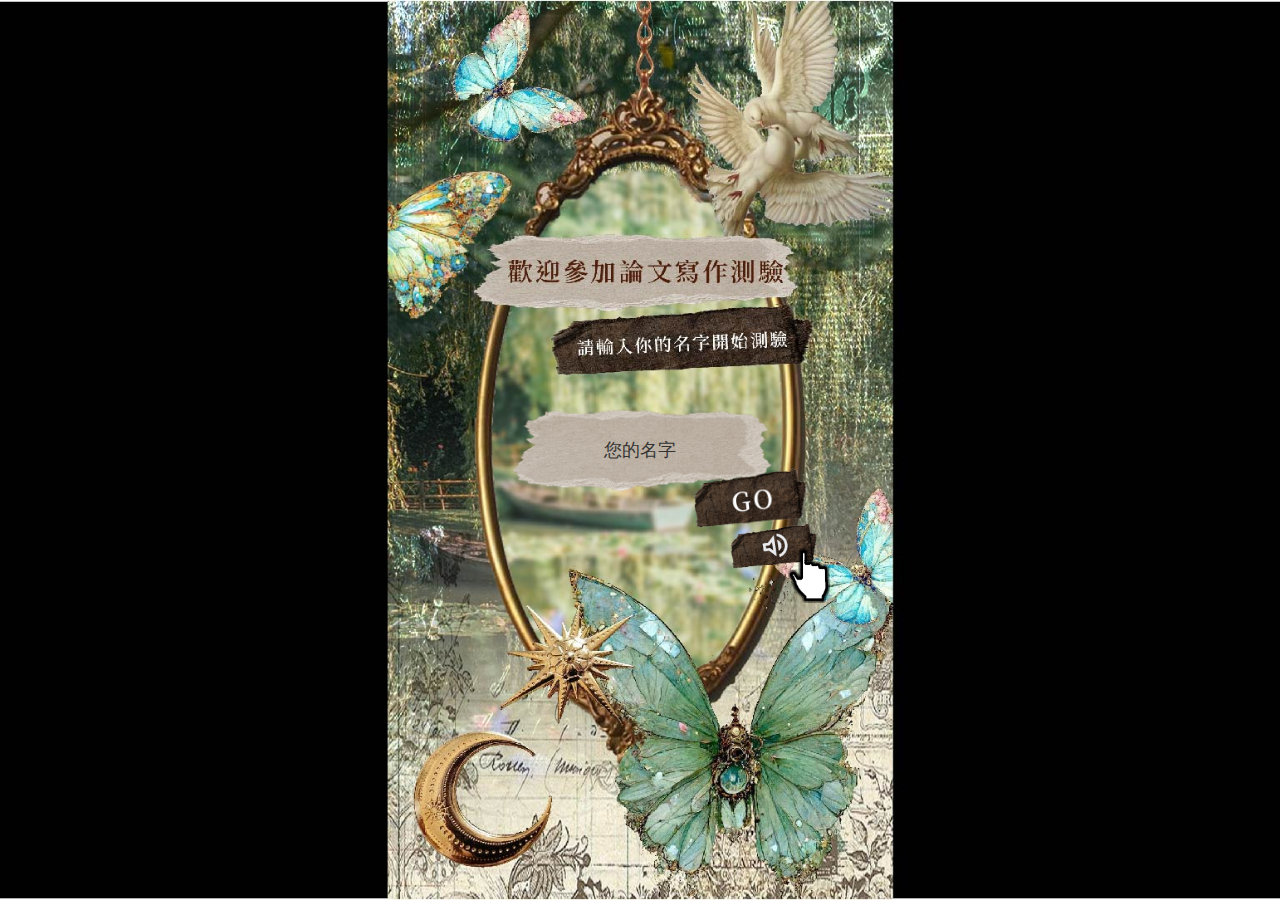
<file: index.html>
<!DOCTYPE html>
<html>
<head>
   <meta charset="UTF-8">
   <meta name="viewport" content="width=device-width, initial-scale=1.0, maximum-scale=1.0, user-scalable=no">
   <title>論文寫作測驗</title>
   <script src="preload-manager.js"></script>
   <style>
       body {
           margin: 0;
           padding: 0;
           height: 100vh;
           display: flex;
           justify-content: center;
           align-items: center;
           background: url('images/開頭_bg.jpg') no-repeat center center;
           background-size: cover;
           font-family: Arial, sans-serif;
       }

       .container {
           position: relative;
           width: 100%;
           height: 100%;
           display: flex;
           flex-direction: column;
           justify-content: center;
           align-items: center;
       }

       .name-input-wrapper {
           position: relative;
           margin: 20px 0;
       }

       .name-input-bg {
           width: 300px;
           height: auto;
       }

       .name-input {
           position: absolute;
           top: 50%;
           left: 50%;
           transform: translate(-50%, -50%);
           width: 80%;
           padding: 10px;
           background: transparent;
           border: none;
           font-size: 18px;
           text-align: center;
           color: #333;
       }

       .name-input::placeholder {
           color: #333;
           opacity: 1;
       }

       .name-input:focus {
           outline: none;
       }

       .start-btn {
           position: absolute;
           right: -60px;
           bottom: -20px;
           background: url('images/go按鈕_name.png') no-repeat center center;
           background-size: contain;
           width: 200px;
           height: 60px;
           border: none;
           cursor: pointer;
           transition: transform 0.2s;
       }

       .start-btn:hover {
           transform: scale(1.05);
       }

       #music-control {
           position: absolute;
           right: -40px;
           bottom: -95px;
           width: 100px;
           height: 80px;
           border: none;
           cursor: pointer;
           background: url('images/聲音icon.png') no-repeat center center;
           background-size: contain;
       }

       .fade-overlay {
           position: fixed;
           top: 0;
           left: 0;
           width: 100%;
           height: 100%;
           background-color: black;
           opacity: 0;
           visibility: hidden;
           transition: opacity 1s ease;
           z-index: 1000;
       }

       .fade-overlay.active {
           opacity: 1;
           visibility: visible;
       }

       /* 行動裝置優化 */
       @media screen and (max-width: 768px) {
           .name-input-bg {
               width: 80vw;
               max-width: 340px;
           }

           .name-input {
               font-size: 16px;
           }

           .start-btn {
               left: 50%;
               right: auto;
               width: 56vw;
               max-width: 220px;
               height: 56px;
           }


           #music-control {
               left: 80%;
               right: auto;
               bottom: -60%;
               width: 64px;
               height: 64px;
           }
       }

              /* 行動裝置優化 */
              @media screen and (max-width: 360px) {
           .name-input-bg {
               width: 80vw;
               max-width: 340px;
           }

           .name-input {
               font-size: 16px;
           }

           .start-btn {
               left: 50%;
               right: auto;
               width: 56vw;
               height: 45px;
           }


           #music-control {
               left: 80%;
               right: auto;
               bottom: -80%;
               width: 64px;
               height: 64px;
           }
       }
   </style>
</head>
<body>
    <div class="fade-overlay"></div>
    
    <div class="container">
        <div class="name-input-wrapper">
            <img src="images/輸入名字.png" class="name-input-bg" alt="輸入框背景">
            <input type="text" id="userName" class="name-input" placeholder="您的名字">
            <button onclick="startTest()" class="start-btn"></button>
            <button id="music-control"></button>
        </div>
    </div>

    <audio id="background-music" loop>
        <source src="music/music.mp3" type="audio/mp3">
    </audio>

    <script>
        // 只保留測驗相關的邏輯
        function startTest() {
            localStorage.clear();  // 清空所有 localStorage
            const userName = document.getElementById('userName').value;
            if(userName.trim() === '') {
                alert('請輸入您的名字');
                return;
            }

            
            // 初始化測驗數據
            localStorage.setItem('userName', userName);
            localStorage.setItem('testScore', '0');
            
            // 執行淡出動畫
            document.querySelector('.fade-overlay').classList.add('active');
            
            // 切換頁面
            setTimeout(() => {
                window.location.href = 'page_00.html';
            }, 2000);
        }
    </script>
    
    <!-- 引入音樂控制器 -->
    <script src="music-controller.js"></script>
</html>
</file>
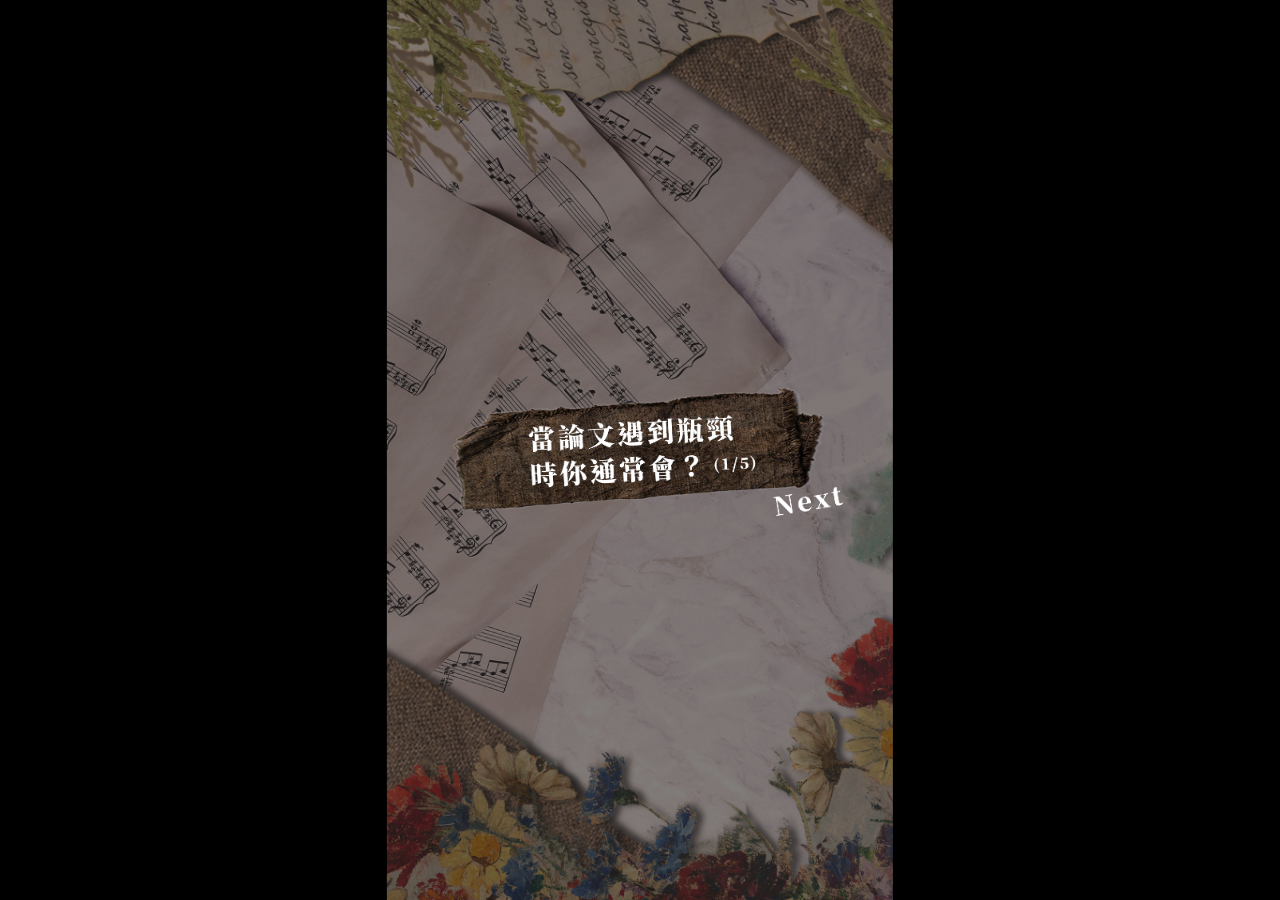
<file: page_00.html>
<!DOCTYPE html>
<html lang="zh-TW">
<head>
    <meta charset="UTF-8">
    <meta name="viewport" content="width=device-width, initial-scale=1.0">
    <link rel="stylesheet" href="https://fonts.googleapis.com/css2?family=Noto+Serif+TC:wght@900&display=swap">
    <title>論文寫作測驗</title>
    <script src="preload-manager.js"></script>
    <style>
        * {
            margin: 0;
            padding: 0;
            box-sizing: border-box;
        }

        html, body {
            height: 100%;
            width: 100%;
            overflow: hidden;
        }

        body {
            margin: 0;
            font-family: 'Noto Serif TC', Arial, sans-serif;
            display: flex;
            flex-direction: column;
            align-items: center;
            justify-content: center;
            background-color: #000000;
            min-height: 100vh;
        }

        .main-container {
            width: 100%;
            height: 100vh;
            position: relative;
            overflow: hidden;
            opacity: 0;
            transition: opacity 1s ease;
            display: flex;
            align-items: center;
            justify-content: center;
        }

        .main-container.fade-in {
            opacity: 1;
        }

        .background-container {
            height: 100vh;
            display: flex;
            align-items: center;
            justify-content: center;
        }

        .background-image {
            height: 100vh;
            width: auto;
            object-fit: contain;
            position: absolute;
            top: 50%;
            left: 50%;
            transform: translate(-50%, -50%);
        }

        .overlay {
            position: absolute;
            top: 0;
            left: 0;
            right: 0;
            bottom: 0;
            background-color: rgba(0, 0, 0, 0.5);
            z-index: 1;
        }

        .fade-overlay {
            position: fixed;
            top: 0;
            left: 0;
            width: 100%;
            height: 100%;
            background-color: black;
            opacity: 0;
            visibility: hidden;
            transition: opacity 1s ease;
            z-index: 1000;
            pointer-events: none;
        }

        .fade-overlay.active {
            opacity: 1;
            visibility: visible;
        }

        .content-container {
            width: 40%;
            position: relative;
            z-index: 2;
        }

        .question-wrapper {
            width: 100%;
            position: relative;
            opacity: 1;
            transition: opacity 1s ease;
        }

        .question-wrapper.fade-out {
            opacity: 0;
        }

        .question-image-container {
            width: 100%;
            display: flex;
            justify-content: center;
            align-items: center;
            position: relative;  /* 新增 */
        }

        .question-image-container img {
    width: 100%;          /* 圖片填滿容器 */
    height: auto;
    display: block;
}

        

        .question-wrapper img {
            width: 100%;
            height: auto;
            display: block;
        }

        .next-button {
            position: absolute;
    width: 50%;         /* 改為百分比 */
    right: -20%;        /* 調整右側位置 */
    bottom: -20%;       /* 調整底部位置 */
    background: none;
    border: none;
    cursor: pointer;
    padding: 0;
    z-index: 3;
    transition: opacity 1s ease;
        }

        .next-button img {
            width: 100%;
            height: auto;
            display: block;
        }

        .answers-container {
            width: 100%;
            display: none;
            flex-direction: column;
            align-items: center;
            gap: 20px;
            opacity: 0;
            visibility: hidden;
            transition: opacity 1s ease, visibility 1s ease;
        }

        .answers-container.fade-in {
            display: flex;        /* 顯示時改為 flex */
            opacity: 1;
            visibility: visible;
        }

        .answer-option {
            width: 100%;
            min-width: 150px;
            cursor: pointer;
            transition: transform 0.3s ease, opacity 1s ease;
        }

        .answer-option.fade-out {
            opacity: 0;
            pointer-events: none;
        }

        .answer-option:hover {
            transform: scale(1.05);
        }

        .answer-option img {
            width: 100%;
            height: auto;
            display: block;
            margin: 0 auto;
        }

        /* 響應式：平板與手機 */
        @media screen and (max-width: 768px) {
            .content-container {
                width: 65%;
            }
            .next-button {
                left: 66%;
                right: auto;
                width: clamp(180px, 52%, 220px);
                bottom: -24%;
            }
            .answer-option {
                max-width: 420px;
            }
            /* 穩定手機瀏覽器高度，減少跳動 */
            .background-container { height: 100dvh; }
            .background-image { height: 100dvh; }
        }

                /* 響應式：平板與手機 */
                @media screen and (max-width: 500px) {
            .content-container {
                width: 90%;
            }
            .next-button {
                left: 60%;
                right: auto;

                width: clamp(180px, 52%, 220px);
                bottom: -20%;
            }
            .answer-option {
                max-width: 420px;
            }

        }


        /* 響應式：小手機 */
        @media screen and (max-width: 390px) {
            .content-container {
                width: 90%;
            }
            .next-button {
                left: 60%;
                right: auto;
                width: clamp(160px, 56%, 200px);
                bottom: -20%;
            }
            .answer-option {
                max-width: 340px;
            }

        }
    </style>
</head>
<body>
        <audio id="background-music" loop>
            <source src="music/01.mp3" type="audio/mp3">
        </audio>
        <button id="music-control" style="display: none;"></button>
        
        <div class="fade-overlay"></div>

    <div class="main-container">
        <div class="background-container">
            <img src="images/鏡子-底圖.jpg" alt="背景" class="background-image">
            <div class="overlay"></div>
            <div class="content-container">
                <div class="question-wrapper">
                    <div class="question-image-container">
                        <img src="images/問題1.png" alt="問題1" class="question-image">
                    </div>
                    <button class="next-button" onclick="showAnswers()">
                        <img src="images/next.png" alt="下一步">
                    </button>
                </div>
                <div class="answers-container">
                    <div class="answer-option" onclick="selectAnswer('optimistic', this)">
                        <img src="images/回答1.png" alt="回答1">
                    </div>
                    <div class="answer-option" onclick="selectAnswer('zen', this)">
                        <img src="images/回答2.png" alt="回答2">
                    </div>
                    <div class="answer-option" onclick="selectAnswer('pessimistic', this)">
                        <img src="images/回答3.png" alt="回答3">
                    </div>
                </div>
            </div>
        </div>
    </div>

    <script>
    // 頁面載入時的初始化
document.addEventListener('DOMContentLoaded', function() {
    // 測驗相關初始化
    localStorage.setItem('testScore', '0');
    // localStorage.removeItem('answerType');
    
    // 頁面淡入效果
    setTimeout(() => {
        const mainContainer = document.querySelector('.main-container');
        mainContainer.classList.add('fade-in');
    }, 100);

    // 音樂相關初始化
    const audio = document.getElementById("background-music");
    const musicControlButton = document.getElementById('music-control');
    let isPlaying = false;

    // 檢查前一頁的音樂狀態
    const musicTime = localStorage.getItem('musicTime');
    const musicIsPlaying = localStorage.getItem('musicIsPlaying') === 'true';
    
    if (musicTime) {
        audio.currentTime = parseFloat(musicTime);
    }
    
    if (musicIsPlaying) {
        audio.play().then(() => {
            isPlaying = true;
        }).catch(error => {
            console.error("音樂播放失敗:", error);
        });
    }

    // 定期保存音樂時間
    setInterval(() => {
        if (!audio.paused) {
            localStorage.setItem('musicTime', audio.currentTime);
        }
    }, 1000);

    // 頁面離開前保存音樂狀態
    window.addEventListener('beforeunload', () => {
        localStorage.setItem('musicTime', audio.currentTime);
        localStorage.setItem('musicIsPlaying', !audio.paused);
    });
});

// 顯示答案選項的功能
function showAnswers() {
    const questionWrapper = document.querySelector('.question-wrapper');
    const answersContainer = document.querySelector('.answers-container');

    questionWrapper.classList.add('fade-out');

    setTimeout(() => {
        questionWrapper.style.display = 'none';
        answersContainer.style.display = 'flex';
        
        setTimeout(() => {
            answersContainer.classList.add('fade-in');
        }, 50);
    }, 1000);
}

// 選擇答案的功能
function selectAnswer(type, element) {
    // 計算分數
    let score;
    switch(type) {
        case 'optimistic':
            score = 3;
            break;
        case 'zen':
            score = 2;
            break;
        case 'pessimistic':
            score = 1;
            break;
    }
    
    // 儲存答案和分數
    localStorage.setItem('testScore', score);
    // localStorage.setItem('answerType', type);

    // 淡出動畫效果
    const allOptions = document.querySelectorAll('.answer-option');
    const fadeOverlay = document.querySelector('.fade-overlay');

    allOptions.forEach(option => {
        if (option !== element) {
            option.classList.add('fade-out');
        }
    });

    // 延遲切換頁面
    setTimeout(() => {
        element.classList.add('fade-out');
        fadeOverlay.classList.add('active');
        
        setTimeout(() => {
            window.location.href = 'page_01.html';
        }, 2000);
    }, 500);
}
    </script>
</body>
</html>
</file>
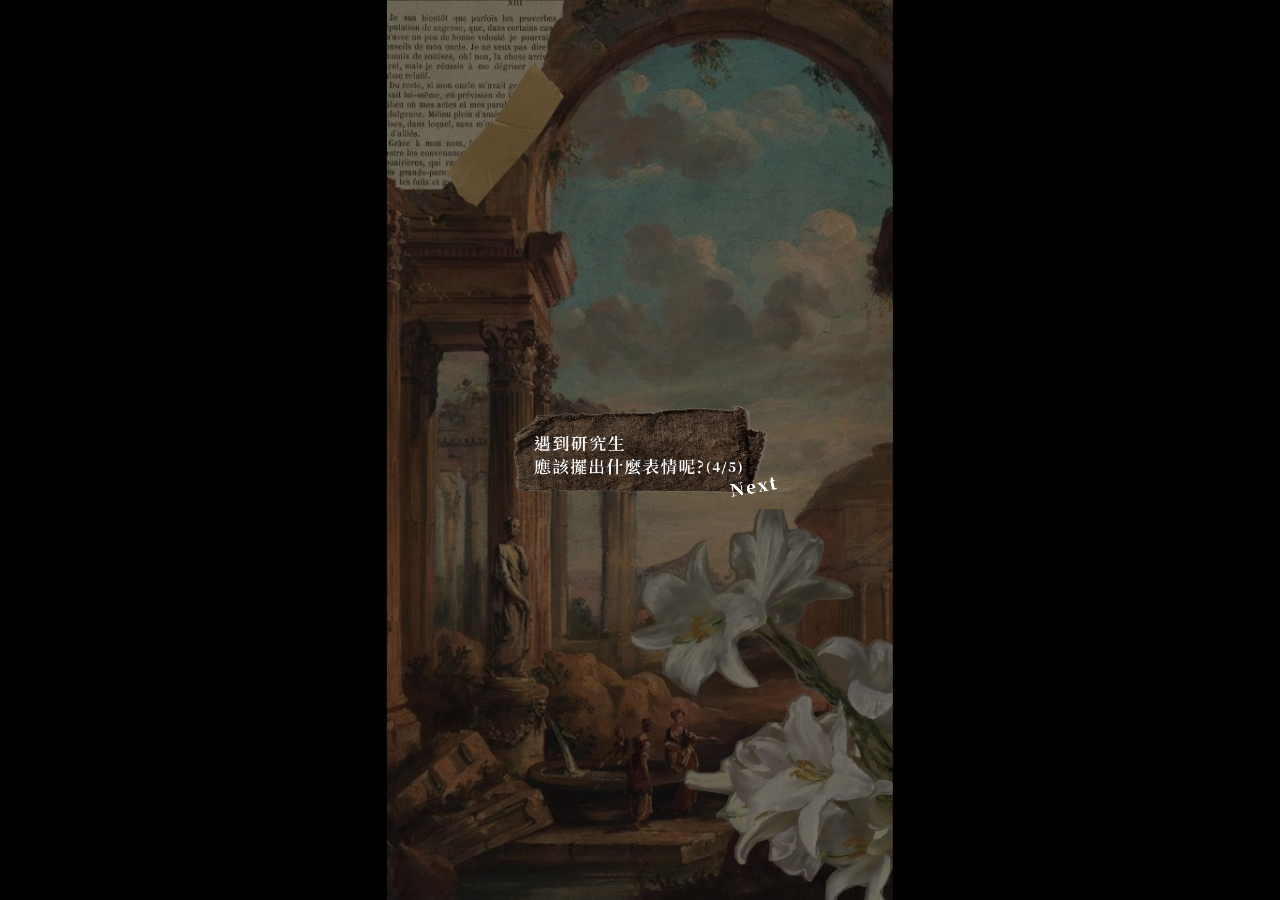
<file: page_03.html>
<!DOCTYPE html>
<html lang="zh-TW">
<head>
    <meta charset="UTF-8">
    <meta name="viewport" content="width=device-width, initial-scale=1.0">
    <link rel="stylesheet" href="https://fonts.googleapis.com/css2?family=Noto+Serif+TC:wght@900&display=swap">
    <title>Page 03</title>
    <script src="preload-manager.js"></script>
    <style>
        * {
            margin: 0;
            padding: 0;
            box-sizing: border-box;
        }

        html, body {
            height: 100%;
            width: 100%;
            overflow: hidden;
        }

        body {
            margin: 0;
            font-family: 'Noto Serif TC', Arial, sans-serif;
            background-color: #000000;
            min-height: 100vh;
        }

        .main-container {
            width: 100%;
            height: 100vh;
            position: relative;
            overflow: hidden;
            opacity: 0;
            transition: opacity 2s ease;
        }

        .main-container.fade-in {
            opacity: 1;
        }

        .background-container {
            height: 100vh;
            position: relative;
            display: flex;
            align-items: center;
            justify-content: center;
        }

        .background-image {
            height: 100vh;
            width: auto;
            object-fit: contain;
            position: absolute;
            top: 50%;
            left: 50%;
            transform: translate(-50%, -50%);
        }

        .overlay {
            position: absolute;
            top: 0;
            left: 0;
            right: 0;
            bottom: 0;
            background-color: rgba(0, 0, 0, 0.5);
            z-index: 1;
        }

        .content-container {
            width: 35%;
            position: relative;
            z-index: 2;
        }

        @media screen and (min-width: 1024px) {
            .content-container {
                width: 20%;
            }
            
            .next-button {
                width: 40%;
                right: -15%;
                bottom: -15%;
            }
        }

        /* 響應式：平板與手機 */
        @media screen and (max-width: 768px) {
            html, body {
                height: 100dvh;
            }
            .main-container {
                height: 100dvh;
            }
            .content-container {
                width: 65%;
            }
            .next-button {
                left: 66%;
                right: auto;
                width: clamp(180px, 52%, 220px);
                bottom: -24%;
            }
            /* 穩定手機瀏覽器高度，減少跳動 */
            .background-container { height: 100dvh; }
            .background-image { height: 100dvh; }
        }

        /* 響應式：平板與手機 */
        @media screen and (max-width: 500px) {
            html, body {
                height: 100dvh;
            }
            .main-container {
                height: 100dvh;
            }
            .content-container {
                width: 90%;
            }
            .next-button {
                left: 60%;
                right: auto;
                width: clamp(180px, 52%, 220px);
                bottom: -20%;
            }
        }

        /* 響應式：小手機 */
        @media screen and (max-width: 390px) {
            html, body {
                height: 100dvh;
            }
            .main-container {
                height: 100dvh;
            }
            .content-container {
                width: 90%;
            }
            .next-button {
                left: 60%;
                right: auto;
                width: clamp(160px, 56%, 200px);
                bottom: -20%;
            }
        }

        /* 手機版：縮小按鈕 */
        @media screen and (max-width: 768px) {
            #happyBtn, #sadBtn {
                width: 50px;
                height: 50px;
            }
            #confirmBtn {
                width: 50px;
                height: 50px;
            }
        }


        .question-wrapper {
            width: 100%;
            position: relative;
            opacity: 1;
            transition: opacity 1s ease;
        }

        .question-wrapper.fade-out {
            opacity: 0;
            pointer-events: none;
        }

        .question-image-container {
            width: 100%;
            display: flex;
            justify-content: center;
            align-items: center;
            position: relative;
        }

        .question-image-container img {
            width: 100%;
            height: auto;
            display: block;
        }

        .next-button {
            position: absolute;
            width: 50%;
            right: -20%;
            bottom: -20%;
            background: none;
            border: none;
            cursor: pointer;
            padding: 0;
            z-index: 3;
            transition: opacity 1s ease;
        }

        .next-button img {
            width: 100%;
            height: auto;
            display: block;
        }

        .interaction-container {
            position: absolute;
            top: 0;
            left: 0;
            width: 100%;
            height: 100%;
            z-index: 3;
            visibility: hidden;
            opacity: 0;
            transition: opacity 1.5s ease, visibility 0s linear 1.5s;
        }

        .interaction-container.show {
            visibility: visible;
            opacity: 1;
            transition: opacity 1.5s ease, visibility 0s;
        }

        .interaction-content {
            width: 100%;
            height: 100%;
            background-size: contain;
            background-position: center;
            background-repeat: no-repeat;
            position: relative;
            transition: background-image 0.3s ease;
            will-change: background-image;
        }

        .content-fade-overlay {
            position: absolute;
            top: 0;
            left: 0;
            width: 100%;
            height: 100%;
            background-color: black;
            opacity: 1;
            transition: opacity 1.2s ease;
            pointer-events: none;
            z-index: 10;
        }

        .content-fade-overlay.fade-out {
            opacity: 0;
        }

        .buttons-section {
            position: absolute;
            left: 45%;
            top: 32%;
            transform: translate(-50%, -50%);
            display: flex;
            gap: 28px;
        }

        .confirm-section {
            position: absolute;
            bottom: 40px;
            left: 50%;
            transform: translateX(-50%);
        }

        .btn {
            width: 60px;
            height: 60px;
            border: none;
            border-radius: 10px;
            cursor: pointer;
            background-size: contain;
            background-repeat: no-repeat;
            background-position: center;
            background-color: transparent;
            transition: all 0.2s;
            font-size: 0;
        }

        #confirmBtn {
            width: 80px;
            height: 80px;
            background-image: url('images/確定按鈕.png');
            transition: all 0.3s ease;
            opacity: 0.5;
            cursor: not-allowed;
        }

        #happyBtn, #sadBtn {
            opacity: 0.5;
            transition: opacity 0.3s ease, transform 0.2s ease;
        }

        #happyBtn.active, #sadBtn.active {
            opacity: 1;
        }

        .btn:hover {
            transform: scale(1.3);
        }

        #happyBtn {
            background-image: url('images/笑臉.png');
        }

        #sadBtn {
            background-image: url('images/苦瓜臉.png');
        }

        .fade-overlay {
            position: fixed;
            top: 0;
            left: 0;
            width: 100%;
            height: 100%;
            background-color: black;
            opacity: 0;
            visibility: hidden;
            transition: opacity 1s ease;
            z-index: 1000;
            pointer-events: none;
        }

        .fade-overlay.active {
            opacity: 1;
            visibility: visible;
        }

        .preload-container {
            position: absolute;
            width: 0;
            height: 0;
            overflow: hidden;
            z-index: -1;
        }
    </style>
</head>
<body>
    <audio id="background-music" loop>
        <source src="music/music.mp3" type="audio/mp3">
    </audio>
    <button id="music-control" style="display: none;"></button>

    <div class="fade-overlay"></div>

    <div class="preload-container">
        <img src="images/純題目.png" alt="preload">
        <img src="images/happy_bg.jpg" alt="preload">
        <img src="images/sad_bg.jpg" alt="preload">
    </div>

    <div class="main-container">
        <div class="background-container">
            <img src="images/題目頁_底.png" alt="背景" class="background-image">
            <div class="overlay"></div>
            
            <div class="content-container">
                <div class="question-wrapper">
                    <div class="question-image-container">
                        <img src="images/題目頁.png" alt="問題1" class="question-image">
                    </div>
                    <button class="next-button" onclick="showInteractionContent()">
                        <img src="images/next.png" alt="下一步">
                    </button>
                </div>
            </div>

            <div class="interaction-container" id="interactionContainer">
                <div class="interaction-content" id="interactionContent">
                    <div class="content-fade-overlay" id="contentFadeOverlay"></div>
                    <div class="buttons-section">
                        <button class="btn" id="happyBtn"></button>
                        <button class="btn" id="sadBtn"></button>
                    </div>
                    <div class="confirm-section">
                        <button class="btn" id="confirmBtn"></button>
                    </div>
                </div>
            </div>
        </div>
    </div>

    <script>
        let selectedBackground = null;
        let isTransitioning = false;

        document.addEventListener('DOMContentLoaded', function() {
            setTimeout(() => {
                const mainContainer = document.querySelector('.main-container');
                mainContainer.classList.add('fade-in');
            }, 100);

            initializeAudio();
            preloadImages();
        });

        function initializeAudio() {
            const audio = document.getElementById("background-music");
            const musicTime = localStorage.getItem('musicTime');
            const musicIsPlaying = localStorage.getItem('musicIsPlaying') === 'true';
            
            if (musicTime) {
                audio.currentTime = parseFloat(musicTime);
            }
            
            if (musicIsPlaying) {
                audio.play().catch(error => {
                    console.error("音樂播放失敗:", error);
                });
            }

            setInterval(() => {
                if (!audio.paused) {
                    localStorage.setItem('musicTime', audio.currentTime);
                    localStorage.setItem('musicIsPlaying', 'true');
                } else {
                    localStorage.setItem('musicIsPlaying', 'false');
                }
            }, 1000);
        }

        function showInteractionContent() {
            const questionWrapper = document.querySelector('.question-wrapper');
            const fadeOverlay = document.querySelector('.fade-overlay');
            const interactionContainer = document.getElementById('interactionContainer');
            const interactionContent = document.getElementById('interactionContent');

            questionWrapper.classList.add('fade-out');
            
            setTimeout(() => {
                fadeOverlay.classList.add('active');
                
                setTimeout(() => {
                    interactionContent.style.backgroundImage = "url('images/純題目.png')";
                    interactionContainer.classList.add('show');

                    setTimeout(() => {
                        fadeOverlay.classList.remove('active');
                        
                        setTimeout(() => {
                            document.getElementById('contentFadeOverlay').classList.add('fade-out');
                        }, 500);
                    }, 1500);
                }, 1000);
            }, 1000);
        }

        const interactionContent = document.getElementById('interactionContent');
        const happyBtn = document.getElementById('happyBtn');
        const sadBtn = document.getElementById('sadBtn');
        const confirmBtn = document.getElementById('confirmBtn');

        function changeBackground(type) {
            if (isTransitioning) return;
            isTransitioning = true;

            const imgUrl = type === 'happy' ? 'images/happy_bg.jpg' : 'images/sad_bg.jpg';
            const img = new Image();
            
            img.onload = () => {
                requestAnimationFrame(() => {
                    interactionContent.style.backgroundImage = `url('${imgUrl}')`;
                    selectedBackground = type;
                    updateButtons(type);
                    enableConfirmButton();
                    setTimeout(() => {
                        isTransitioning = false;
                    }, 300); // 匹配 CSS transition 時間
                });
            };
            
            img.src = imgUrl;
        }

        happyBtn.addEventListener('click', () => changeBackground('happy'));
        sadBtn.addEventListener('click', () => changeBackground('sad'));

        function updateButtons(selected) {
            happyBtn.classList.remove('active');
            sadBtn.classList.remove('active');
            if (selected === 'happy') {
                happyBtn.classList.add('active');
            } else {
                sadBtn.classList.add('active');
            }
        }

        function enableConfirmButton() {
            confirmBtn.style.opacity = '1';
            confirmBtn.style.cursor = 'pointer';
        }

        confirmBtn.addEventListener('click', () => {
            if (!selectedBackground || isTransitioning) return;
            
            let currentScore = parseFloat(localStorage.getItem('testScore')) || 0;
            currentScore += (selectedBackground === 'happy') ? 2 : 1;
            
            localStorage.setItem('testScore', currentScore.toString());
            // localStorage.setItem('page3Value', selectedBackground);

            const fadeOverlay = document.querySelector('.fade-overlay');
            fadeOverlay.classList.add('active');
            
            setTimeout(() => {
                window.location.href = 'page_04.html';
            }, 1000);
        });

        function preloadImages() {
            const images = [
                'images/純題目.png',
                'images/happy_bg.jpg',
                'images/sad_bg.jpg',
                'images/笑臉.png',
                'images/苦瓜臉.png',
                'images/確定按鈕.png',
                'images/next.png',
                'images/題目頁_底.png'
            ];
            
            return Promise.all(images.map(src => {
                return new Promise((resolve, reject) => {
                    const img = new Image();
                    img.onload = () => resolve(img);
                    img.onerror = reject;
                    img.src = src;
                });
            })).then(() => {
                console.log('所有圖片預加載完成');
            }).catch(error => {
                console.error('圖片預加載失敗:', error);
            });
        }
    </script>
</body>
</html>
</file>
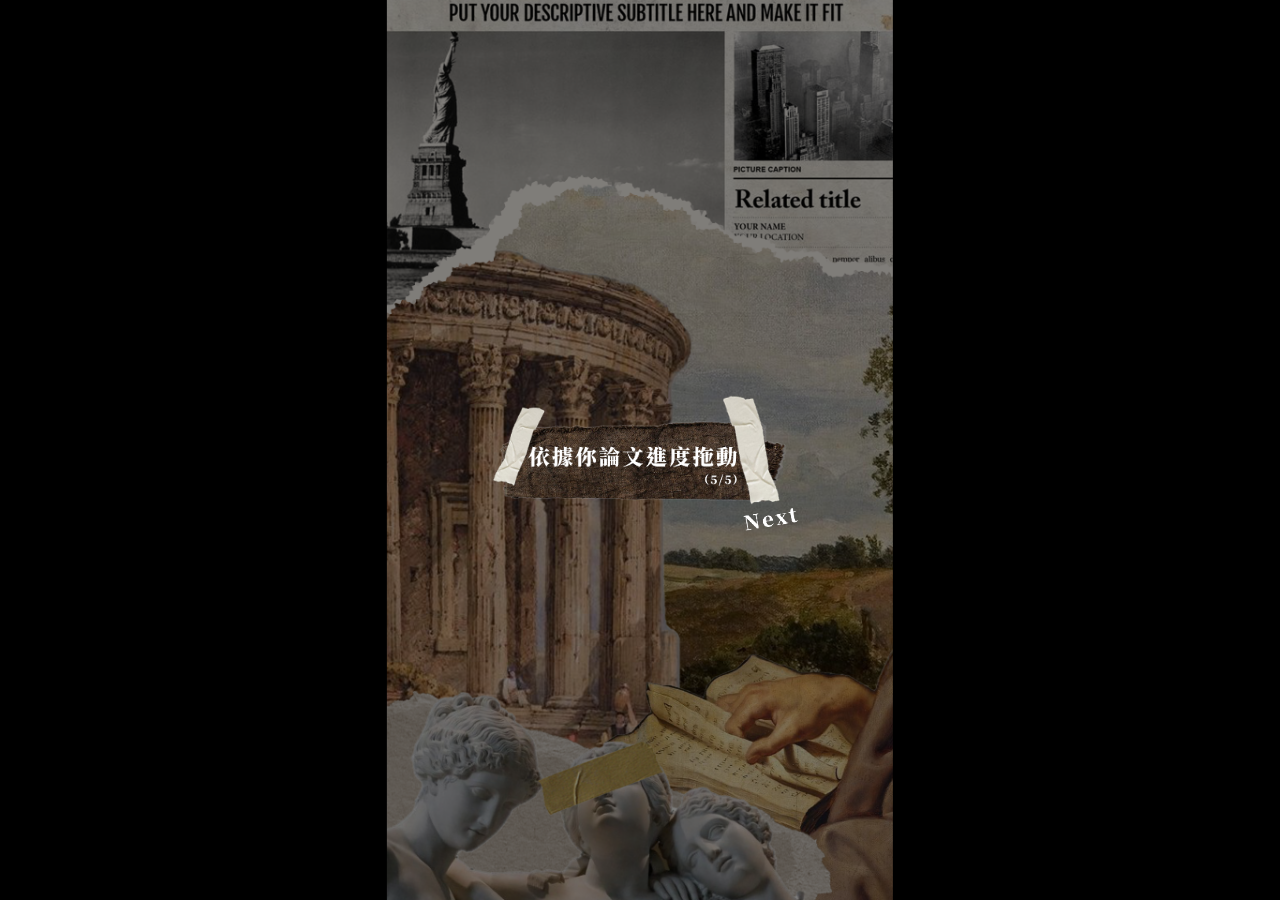
<file: page_04.html>
<!DOCTYPE html>
<html lang="zh-TW">
<head>
    <meta charset="UTF-8">
    <meta name="viewport" content="width=device-width, initial-scale=1.0">
    <title>Page 04</title>
    <script src="preload-manager.js"></script>
    <link rel="stylesheet" href="https://fonts.googleapis.com/css2?family=Noto+Serif+TC:wght@900&display=swap">
    <style>
        * {
            margin: 0;
            padding: 0;
            box-sizing: border-box;
        }

        html, body {
            height: 100%;
            width: 100%;
            overflow: hidden;
        }

        body {
            margin: 0;
            font-family: 'Noto Serif TC', Arial, sans-serif;
            background-color: #000000;
            min-height: 100vh;
        }

        .main-container {
            width: 100%;
            height: 100vh;
            position: relative;
            overflow: hidden;
            opacity: 0;
            transition: opacity 2s ease;
        }

        .main-container.fade-in {
            opacity: 1;
        }

        .background-container {
            height: 100vh;
            position: relative;
            display: flex;
            align-items: center;
            justify-content: center;
        }

        .background-image {
            height: 100vh;
            width: auto;
            object-fit: contain;
            position: absolute;
            top: 50%;
            left: 50%;
            transform: translate(-50%, -50%);
            transition: opacity 0.5s ease;
        }

        .overlay {
            position: absolute;
            top: 0;
            left: 0;
            right: 0;
            bottom: 0;
            background-color: rgba(0, 0, 0, 0.5);
            z-index: 1;
            transition: background-color 1s ease;
        }

        .content-container {
            width: 35%;
            position: relative;
            z-index: 2;
        }

        @media screen and (min-width: 1024px) {
            .content-container {
                width: 23%;
            }
            
            .next-button {
                width: 35%;
                right: -15%;
                bottom: -15%;
            }
        }

        /* 響應式：平板與手機 */
        @media screen and (max-width: 768px) {
            html, body {
                height: 100dvh;
            }
            .main-container {
                height: 100dvh;
            }
            .content-container {
                width: 65%;
            }
            .next-button {
                left: 66%;
                right: auto;
                width: clamp(180px, 52%, 220px);
                bottom: -24%;
            }
            /* 穩定手機瀏覽器高度，減少跳動 */
            .background-container { height: 100dvh; }
            .background-image { height: 100dvh; }
        }

        /* 響應式：平板與手機 */
        @media screen and (max-width: 500px) {
            html, body {
                height: 100dvh;
            }
            .main-container {
                height: 100dvh;
            }
            .content-container {
                width: 90%;
            }
            .next-button {
                left: 60%;
                right: auto;
                width: clamp(180px, 52%, 220px);
                bottom: -20%;
            }
        }

        /* 響應式：小手機 */
        @media screen and (max-width: 390px) {
            html, body {
                height: 100dvh;
            }
            .main-container {
                height: 100dvh;
            }
            .content-container {
                width: 90%;
            }
            .next-button {
                left: 60%;
                right: auto;
                width: clamp(160px, 56%, 200px);
                bottom: -20%;
            }
        }

        .question-wrapper {
            width: 100%;
            position: relative;
            opacity: 1;
            transition: opacity 1s ease;
        }

        .question-wrapper.fade-out {
            opacity: 0;
            pointer-events: none;
        }

        .question-image-container {
            width: 100%;
            display: flex;
            justify-content: center;
            align-items: center;
            position: relative;
        }

        .question-image-container img {
            width: 100%;
            height: auto;
            display: block;
        }

        .next-button {
            position: absolute;
            width: 50%;
            right: -20%;
            bottom: -40%;
            background: none;
            border: none;
            cursor: pointer;
            padding: 0;
            z-index: 3;
            transition: opacity 1s ease;
        }

        .next-button img {
            width: 100%;
            height: auto;
            display: block;
        }

        .interaction-container {
            position: absolute;
            top: 0;
            left: 0;
            width: 100%;
            height: 100%;
            z-index: 3;
            visibility: hidden;
            opacity: 0;
            transition: opacity 1.5s ease, visibility 0s linear 1.5s;
        }

        .interaction-container.show {
            visibility: visible;
            opacity: 1;
            transition: opacity 1.5s ease, visibility 0s;
        }

        .content-fade-overlay {
            position: absolute;
            top: 0;
            left: 0;
            width: 100%;
            height: 100%;
            background-color: black;
            opacity: 1;
            transition: opacity 1.2s ease;
            pointer-events: none;
            z-index: 10;
        }

        .content-fade-overlay.fade-out {
            opacity: 0;
        }

        .slider-section {
            position: absolute;
            left: 50%;
            top: 56%;
            transform: translate(-50%, -50%);
            width: 20%;
            display: flex;
            flex-direction: column;
            align-items: center;
        }

        .slider-container {
            width: 100%;
            position: relative;
            margin-bottom: 40px;
        }

        .slider {
            width: 100%;
            height: 2px;
            -webkit-appearance: none;
            background: #000000;
            outline: none;
            position: relative;
        }

        .slider::-webkit-slider-thumb {
            -webkit-appearance: none;
            width: 40px;
            height: 60px;
            background-image: url('images/羽毛.png');
            background-size: contain;
            background-repeat: no-repeat;
            background-position: center;
            background-color: transparent;
            cursor: pointer;
            border: none;
            margin-top: -30px;
        }

        .percentage {
            position: absolute;
            top: -40px;
            left: 0;
            transform: translateX(-50%);
            color: #000000;
            font-size: 16px;
            font-weight: 900;
            pointer-events: none;
        }

        .next-btn {
            width: 250px;
            height: 75px;
            background-image: url('images/確定按鈕_2.png');
            background-size: contain;
            background-repeat: no-repeat;
            background-position: center;
            border: none;
            background-color: transparent;
            cursor: not-allowed;
            transition: all 0.3s ease;
            opacity: 0.5;
            position: absolute;
            left: 60%;
            top: 60%;
            transform: translate(-50%, -50%);
        }

        .next-btn.active {
            cursor: pointer;
            opacity: 1;
            transition: transform 0.3s ease;
        }

        .next-btn.active:hover {
            transform: translate(-50%, -50%) scale(1.1);
        }

        .fade-overlay {
            position: fixed;
            top: 0;
            left: 0;
            width: 100%;
            height: 100%;
            background-color: black;
            opacity: 0;
            visibility: hidden;
            transition: opacity 1s ease;
            z-index: 1000;
            pointer-events: none;
        }

        .fade-overlay.active {
            opacity: 1;
            visibility: visible;
        }

        @media (max-width: 950px) {
            .slider-section {
                width: 40%;
            }
        }

        @media (max-width: 680px) {
            .slider-section {
                width: 60%;
            }
            /* 手機版：縮小滑桿按鈕和確定鍵 */
            .slider::-webkit-slider-thumb {
                width: 30px;
                height: 45px;
                margin-top: -22.5px;
            }
            .next-btn {
                width: 180px;
                height: 54px;
                left: 75%;
                top: 59%;
            }
        }

        .preload-container {
            position: absolute;
            width: 0;
            height: 0;
            overflow: hidden;
            z-index: -1;
        }
    </style>
</head>
<body>
    <audio id="background-music" loop>
        <source src="music/music.mp3" type="audio/mp3">
    </audio>
    <button id="music-control" style="display: none;"></button>

    <div class="fade-overlay"></div>

    <div class="preload-container">
        <img src="images/進度條_bg.png" alt="preload">
        <img src="images/羽毛.png" alt="preload">
        <img src="images/確定按鈕_2.png" alt="preload">
    </div>

    <div class="main-container">
        <div class="background-container">
            <img src="images/背景 (1).png" alt="背景" class="background-image">
            <div class="overlay"></div>
            
            <div class="content-container">
                <div class="question-wrapper">
                    <div class="question-image-container">
                        <img src="images/題目 (1).png" alt="問題1" class="question-image">
                    </div>
                    <button class="next-button" onclick="showInteractionContent()">
                        <img src="images/next.png" alt="下一步">
                    </button>
                </div>
            </div>

            <div class="interaction-container" id="interactionContainer">
                <div class="content-fade-overlay" id="contentFadeOverlay"></div>
                <div class="slider-section">
                    <div class="slider-container">
                        <input type="range" min="0" max="100" value="0" class="slider" id="mySlider">
                        <div class="percentage" id="percentageValue">0%</div>
                    </div>
                </div>
                <!-- 將確定按鈕移到外面 -->
                <button class="next-btn" id="nextBtn"></button>
            </div>
        </div>
    </div>

    <script>
        let hasInteracted = false;

        document.addEventListener('DOMContentLoaded', function() {
            setTimeout(() => {
                const mainContainer = document.querySelector('.main-container');
                mainContainer.classList.add('fade-in');
            }, 100);

            initializeAudio();
            preloadImages();
            initializeSlider();
        });

        function initializeAudio() {
            const audio = document.getElementById("background-music");
            const musicTime = localStorage.getItem('musicTime');
            const musicIsPlaying = localStorage.getItem('musicIsPlaying') === 'true';
            
            if (musicTime) {
                audio.currentTime = parseFloat(musicTime);
            }
            
            if (musicIsPlaying) {
                audio.play().catch(error => {
                    console.error("音樂播放失敗:", error);
                });
            }

            setInterval(() => {
                if (!audio.paused) {
                    localStorage.setItem('musicTime', audio.currentTime);
                    localStorage.setItem('musicIsPlaying', 'true');
                } else {
                    localStorage.setItem('musicIsPlaying', 'false');
                }
            }, 1000);
        }

        function showInteractionContent() {
            const questionWrapper = document.querySelector('.question-wrapper');
            const fadeOverlay = document.querySelector('.fade-overlay');
            const interactionContainer = document.getElementById('interactionContainer');
            const overlay = document.querySelector('.overlay');
            const backgroundImage = document.querySelector('.background-image');

            questionWrapper.classList.add('fade-out');
            
            setTimeout(() => {
                fadeOverlay.classList.add('active');
                
                setTimeout(() => {
                    overlay.style.backgroundColor = 'rgba(0, 0, 0, 0)';
                    backgroundImage.src = 'images/進度條_bg.png';
                    interactionContainer.classList.add('show');

                    setTimeout(() => {
                        fadeOverlay.classList.remove('active');
                        
                        setTimeout(() => {
                            document.getElementById('contentFadeOverlay').classList.add('fade-out');
                        }, 500);
                    }, 1500);
                }, 1000);
            }, 1000);
        }

        function initializeSlider() {
            const slider = document.getElementById('mySlider');
            const percentageValue = document.getElementById('percentageValue');
            const nextBtn = document.getElementById('nextBtn');

            function updatePercentage(value) {
                const percent = value + '%';
                percentageValue.textContent = percent;
                const sliderWidth = slider.offsetWidth;
                const position = (value / 100) * sliderWidth;
                percentageValue.style.left = `${position}px`;
                
                if (!hasInteracted && value > 0) {
                    hasInteracted = true;
                    nextBtn.classList.add('active');
                }
            }

            slider.addEventListener('input', function() {
                updatePercentage(this.value);
            });

            nextBtn.addEventListener('click', function() {
                if (!hasInteracted) {
                    alert('請移動滑桿選擇完成度');
                    return;
                }
                
                let currentScore = parseFloat(localStorage.getItem('testScore')) || 0;
                const currentValue = parseInt(slider.value);
                
                if (currentValue <= 40) {
                    currentScore += 1;
                } else if (currentValue <= 80) {
                    currentScore += 2;
                } else {
                    currentScore += 3;
                }
                
                localStorage.setItem('testScore', currentScore.toString());
                // localStorage.setItem('page4Value', currentValue);
                
                const fadeOverlay = document.querySelector('.fade-overlay');
                fadeOverlay.classList.add('active');
                
                setTimeout(() => {
                    window.location.href = 'result.html';
                }, 1000);
            });
        }

        function preloadImages() {
            const images = [
                'images/進度條_bg.png',
                'images/羽毛.png',
                'images/確定按鈕_2.png',
                'images/next.png',
                'images/背景 (1).png'
            ];
            
            return Promise.all(images.map(src => {
                return new Promise((resolve, reject) => {
                    const img = new Image();
                    img.onload = () => resolve(img);
                    img.onerror = reject;
                    img.src = src;
                });
            })).then(() => {
                console.log('所有圖片預加載完成');
            }).catch(error => {
                console.error('圖片預加載失敗:', error);
            });
        }
    </script>
</body>
</html>
</file>
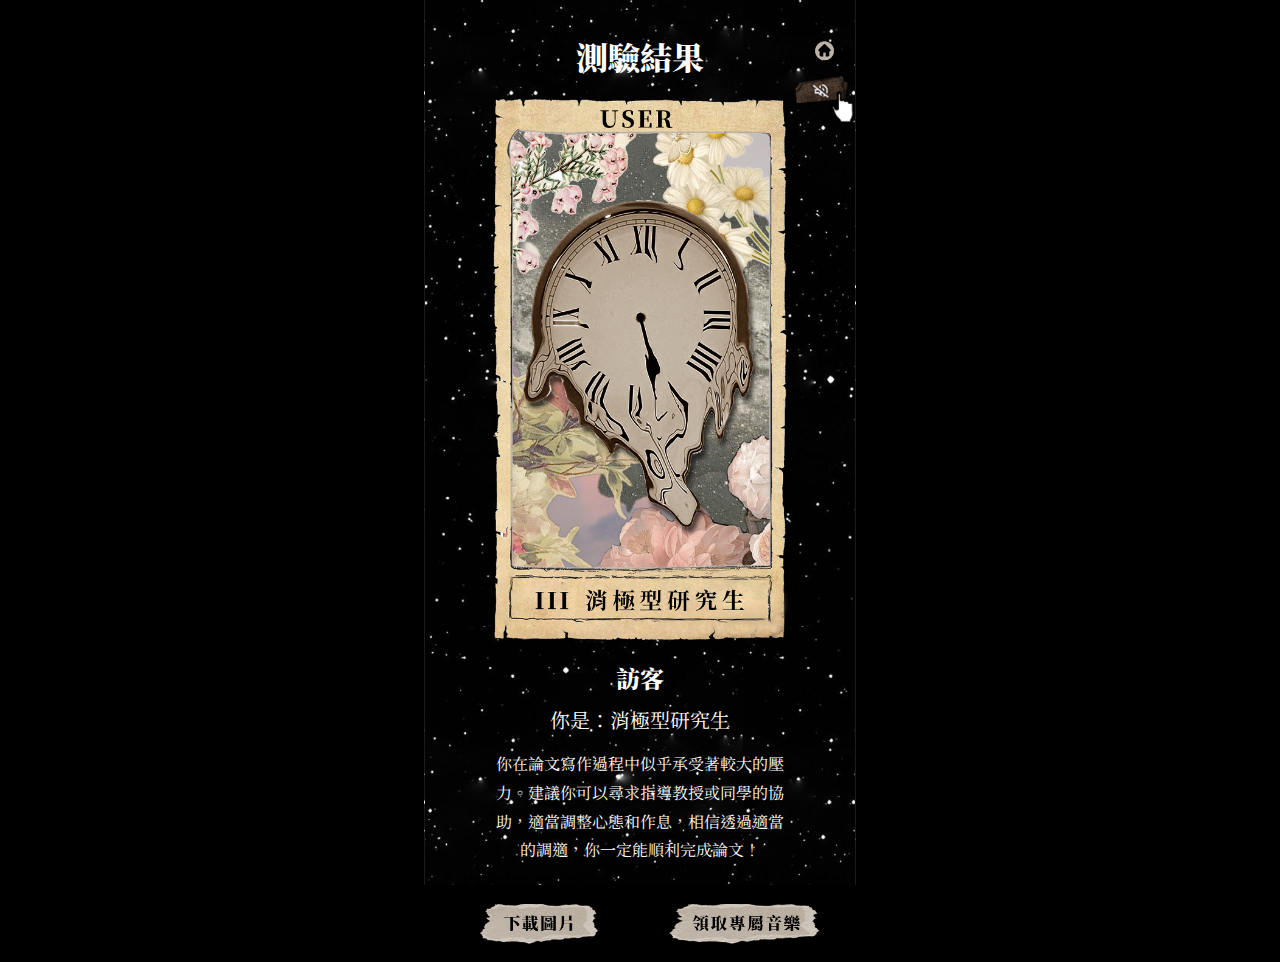
<file: result.html>
<!DOCTYPE html>
<html lang="zh-TW">
<head>
    <meta charset="UTF-8">
    <meta name="viewport" content="width=device-width, initial-scale=1.0">
    <link rel="stylesheet" href="https://fonts.googleapis.com/css2?family=Noto+Serif+TC:wght@900&display=swap">
    <title>論文寫作測驗結果</title>
    <script src="preload-manager.js"></script>
    <script src="https://html2canvas.hertzen.com/dist/html2canvas.min.js"></script>
    <style>
        /* CSS Reset */
        html, body, div, span, applet, object, iframe,
        h1, h2, h3, h4, h5, h6, p, blockquote, pre,
        a, abbr, acronym, address, big, cite, code,
        del, dfn, em, img, ins, kbd, q, s, samp,
        small, strike, strong, sub, sup, tt, var,
        b, u, i, center,
        dl, dt, dd, ol, ul, li,
        fieldset, form, label, legend,
        table, caption, tbody, tfoot, thead, tr, th, td,
        article, aside, canvas, details, embed, 
        figure, figcaption, footer, header, hgroup, 
        menu, nav, output, ruby, section, summary,
        time, mark, audio, video {
            margin: 0;
            padding: 0;
            border: 0;
            font-size: 100%;
            font: inherit;
            vertical-align: baseline;
        }
        
        /* HTML5 display-role reset for older browsers */
        article, aside, details, figcaption, figure, 
        footer, header, hgroup, menu, nav, section {
            display: block;
        }
        
        body {
            line-height: 1;
        }
        
        ol, ul {
            list-style: none;
        }
        
        blockquote, q {
            quotes: none;
        }
        
        blockquote:before, blockquote:after,
        q:before, q:after {
            content: '';
            content: none;
        }
        
        table {
            border-collapse: collapse;
            border-spacing: 0;
        }

        /* 主要樣式 */
        body {
            margin: 0;
            min-height: 100vh;
            font-family: 'Noto Serif TC', Arial, sans-serif;
            display: flex;
            flex-direction: column;
            align-items: center;
            position: relative;
            background-color: #000000;
            overflow-x: hidden;
        }

        .home-btn {
            position: fixed;
            top: 20px;
            left: 50%;
            transform: translateX(155px);
            cursor: pointer;
            width: 60px;
            height: 60px;
            background: url('images/首頁.png') no-repeat center center;
            background-size: contain;
            border: none;
            z-index: 1000;
        }

        .result-container {
            width: 100%;
            max-width: 390px;
            position: relative;
            display: flex;
            flex-direction: column;
            align-items: center;
            padding: 20px;
            background-image: url('images/星空背景.jpg');
            background-size: cover;
            background-position: center;
            margin: 0 auto;
        }

        .result-image {
            width: 80%;
            max-width: 300px;
            height: auto;
            display: block;
            margin: 20px auto;
        }

        .user-name {
            font-size: 1.5rem;
            color: #ffffff;
            font-weight: 900;
            margin: 0px 0 20px 0;
            text-align: center;
            width: 100%;
            padding: 0 20px;
        }

        .result-content {
            text-align: center;
            color: #ffffff;
            width: 100%;
            box-sizing: border-box;
        }

        .result-content h3 {
            font-size: 1.25rem;
            margin-bottom: 20px;
        }

        .result-content p {
            line-height: 1.8;
            font-size: 1rem;
            margin: 0 auto;
            max-width: 300px;
        }

        .button-container {
            bottom: 20px;
            left: 0;
            right: 0;
            display: flex;
            gap: 20px;
            justify-content: center;
            margin-top: 4px;
        }

        .download-image-btn,
        .download-music-btn {
            cursor: pointer;
            border: none;
            padding: 0;
            margin: 0;
            background: transparent;
            outline: none;
            -webkit-appearance: none;
            -moz-appearance: none;
            appearance: none;
            height: 70px;
        }

        .download-image-btn img,
        .download-music-btn img {
            height: 100%;
            width: auto;
        }

        @media screen and (min-width: 391px) {
            .result-container {
                margin-top: 0;
                border-left: 1px solid rgba(255, 255, 255, 0.1);
                border-right: 1px solid rgba(255, 255, 255, 0.1);
            }
            
            body::before,
            body::after {
                content: '';
                position: fixed;
                top: 0;
                bottom: 0;
                width: calc((100% - 390px) / 2);
                background-color: #000000;
                z-index: -1;
            }
            
            body::before {
                left: 0;
            }
            
            body::after {
                right: 0;
            }
        }

        .result-title {
            color: #ffffff;
            font-size: 2rem;
            font-weight: 900;
            text-align: center;
            margin: 20px 0 0 0;
            width: 100%;
        }

        .music-control-btn {
            position: fixed;
            top: 70px;
            left: 50%;
            transform: translateX(155px);
            width: 60px;
            height: 60px;
            cursor: pointer;
            background: url('images/靜音icon.png') no-repeat center center;
            background-size: contain;
            border: none;
            z-index: 1000;
        }

        @media screen and (min-width: 391px) {
            .music-control-btn {
                transform: translateX(155px);
            }
        }

        .loading-overlay {
            display: none;
            position: fixed;
            top: 0;
            left: 0;
            width: 100%;
            height: 100%;
            background: rgba(0, 0, 0, 0.7);
            z-index: 1001;
            justify-content: center;
            align-items: center;
            flex-direction: column;
        }

        .loading-overlay.show {
            display: flex;
        }

        .loading-progress {
            color: white;
            font-size: 1rem;
            margin-top: 10px;
        }

        .loading-spinner {
            width: 50px;
            height: 50px;
            border: 5px solid #f3f3f3;
            border-top: 5px solid #3498db;
            border-radius: 50%;
            animation: spin 1s linear infinite;
            margin-bottom: 20px;
        }

        .loading-text {
            color: white;
            font-size: 1.2rem;
            text-align: center;
        }

        @keyframes spin {
            0% { transform: rotate(0deg); }
            100% { transform: rotate(360deg); }
        }
        #confirmBtn {
    width: 80px;
    height: 80px;
    background-image: url('images/確定按鈕.png');
    transition: opacity 0.3s ease; /* 加入漸變效果 */
}
.error-message {
    position: fixed;
    top: 20px;
    left: 50%;
    transform: translateX(-50%);
    background-color: #f44336;
    color: white;
    padding: 10px;
    border-radius: 5px;
    z-index: 9999;
}
    </style>
</head>
<body>
    <div id="loadingOverlay" class="loading-overlay">
        <div class="loading-spinner"></div>
        <div class="loading-text">正在處理中，請稍候...</div>
        <div id="progressText" class="loading-progress">0%</div>
    </div>

    <audio id="background-music" loop>
        <source type="audio/mpeg">
    </audio>
    <button onclick="goHome()" class="home-btn"></button>
    <button id="music-control" class="music-control-btn"></button>

    <div id="captureArea" class="result-container">
        <h3 class="result-title">測驗結果</h3>
        <img id="resultImage" class="result-image" alt="結果圖片">
        <div class="user-name" id="userNameDisplay"></div>
        <div class="result-content"></div>
    </div>

    <div class="button-container">
        <button onclick="captureAndDownload()" class="download-image-btn">
            <img src="images/下載圖片.png" alt="下載圖片">
        </button>
        <button onclick="createAndDownloadVideo()" class="download-music-btn">
            <img src="images/領取專屬音樂.png" alt="領取專屬音樂">
        </button>
    </div>

        <script>
        let userResult;  // 將userResult移到更高的作用域
let isMuted = false; // 新增一個變數來追蹤靜音狀態

document.addEventListener('DOMContentLoaded', function() {
    const userName = localStorage.getItem('userName') || '訪客';
    const testScore = parseInt(localStorage.getItem('testScore')) || 0;
    const answerType = localStorage.getItem('answerType');
    
    // Debug info
    console.log('Current score:', testScore);
    console.log('Answer type:', answerType);
    
    const results = [
        {
            minScore: 5,
            maxScore: 7,
            answerType: 'pessimistic',
            type: "消極型研究生",
            image: 'images/消極.png',
            music: 'music/消極型.mp3',
            musicImage: 'images/mresult消極型.png',
            description: "你在論文寫作過程中似乎承受著較大的壓力。建議你可以尋求指導教授或同學的協助，適當調整心態和作息，相信透過適當的調適，你一定能順利完成論文！"
        },
        {
            minScore: 8,
            maxScore: 11,
            answerType: 'moderate',
            type: "佛系型研究生",
            image: 'images/佛系.png',
            music: 'music/佛系型.mp3',
            musicImage: 'images/mresult佛系型.png',
            description: "你對論文寫作過程中保持著平穩的步調，雖然偶有壓力但仍能保持前進。繼續保持這樣的態度，同時也要記得給自己適當的休息和獎勵。"
        },
        {
            minScore: 12,
            maxScore: 15,
            answerType: 'optimistic',
            type: "樂觀型研究生",
            image: 'images/樂觀.png',
            music: 'music/樂觀型.mp3',
            musicImage: 'images/mresult樂觀型.png',
            description: "你在論文寫作過程中展現出很好的心態和執行力！你善於將壓力轉化為動力，也能夠有效管理時間。維持這份熱忱，相信你的論文之路會走得很順利。"
        }
    ];

    // 根據分數和答題類型取得結果
    function getResult(score, type) {
        // 優先使用 answerType 判定
        if (type) {
            const resultByType = results.find(result => result.answerType === type);
            if (resultByType) return resultByType;
        }
        
        // 如果沒有 answerType 或找不到對應結果，則使用分數判定
        return results.find(result => score >= result.minScore && score <= result.maxScore) || results[0];
    }
     
    userResult = getResult(testScore, answerType);
    console.log('Selected result:', userResult);
    
    // 設置背景音樂和控制按鈕
    const bgMusic = document.getElementById('background-music');
    const musicControlBtn = document.getElementById('music-control');
    
    if (bgMusic && musicControlBtn) {
        bgMusic.src = userResult.music;
        bgMusic.load();
        bgMusic.volume = 0.5;

    // 自動播放音樂
bgMusic.play().catch(error => {
    console.error("自動播放音樂失敗，可能需要使用者互動：", error);
});

        
        // 新增點擊事件監聽器
        musicControlBtn.addEventListener('click', function() {
            if (isMuted) {
                bgMusic.play();
                musicControlBtn.style.backgroundImage = "url('images/聲音icon.png')";
                isMuted = false;
            } else {
                bgMusic.pause();
                musicControlBtn.style.backgroundImage = "url('images/靜音icon.png')";
                isMuted = true;
            }
        });
    }
    
    // 設置使用者名稱
    document.getElementById('userNameDisplay').textContent = `${userName} `;
    
    // 設置結果圖片
    const resultImage = document.getElementById('resultImage');
    resultImage.src = userResult.image;
    resultImage.alt = userResult.type;
    
    resultImage.onload = function() {
        console.log('圖片載入成功');
    };
    resultImage.onerror = function() {
        console.error('圖片載入失敗:', userResult.image);
    };
    
    // 更新結果內容
    document.querySelector('.result-content').innerHTML = `
        <h3>你是：${userResult.type}</h3>
        <p>${userResult.description}</p>
    `;
    
    // 將createAndDownloadVideo函數移到這裡
    window.createAndDownloadVideo = async function() {
        let musicPath;
        
        if (userResult.type === "消極型研究生") {
            musicPath = "music/消極型.mp4";
        } else if (userResult.type === "佛系型研究生") {
            musicPath = "music/佛系型.mp4";
        } else if (userResult.type === "樂觀型研究生") {
            musicPath = "music/積極型.mp4";
        }
        
        if (!musicPath) {
            showErrorMessage('找不到對應的音樂檔案');
            return;
        }

        try {
            const response = await fetch(musicPath);
            const blob = await response.blob();
            const url = window.URL.createObjectURL(blob);
            const link = document.createElement('a');
            link.href = url;
            link.download = `${userName}的研究生音樂.mp4`;
            document.body.appendChild(link);
            link.click();
            document.body.removeChild(link);
            window.URL.revokeObjectURL(url);
        } catch (error) {
            console.error('下載失敗:', error);
            showErrorMessage('音樂下載失敗,請稍後再試');
        }
    };
});

// 截圖功能
async function captureAndDownload() {
    const captureArea = document.getElementById('captureArea');
    const userName = localStorage.getItem('userName') || '訪客';
    showLoading();

    try {
        const canvas = await html2canvas(captureArea, {
            useCORS: true,
            scale: 2,
            backgroundColor: null
        });

        const link = document.createElement('a');
        link.download = `${userName}的研究生類型分析.png`;
        link.href = canvas.toDataURL('image/png');
        link.click();
    } catch (error) {
        console.error('截圖失敗:', error);
        showErrorMessage('截圖生成失敗,請稍後再試');
    } finally {
        hideLoading();
    }
}

// Loading 控制
function showLoading() {
    document.getElementById('loadingOverlay').classList.add('show');
}

function hideLoading() {
    document.getElementById('loadingOverlay').classList.remove('show');
}

// 錯誤提示
function showErrorMessage(message) {
    const errorElement = document.createElement('div');
    errorElement.className = 'error-message';
    errorElement.textContent = message;
    document.body.appendChild(errorElement);
    setTimeout(() => {
        document.body.removeChild(errorElement);
    }, 3000);
}

// 回首頁
function goHome() {
    window.location.href = 'index.html';
}

// 重置測驗
function resetTest() {
    localStorage.removeItem('testScore');
    localStorage.removeItem('answerType');
    localStorage.removeItem('page3Value');
    localStorage.removeItem('page4Value');
}
        </script>
    <!-- <script src="music-controller.js"></script> -->
</body>
</html>
</file>
